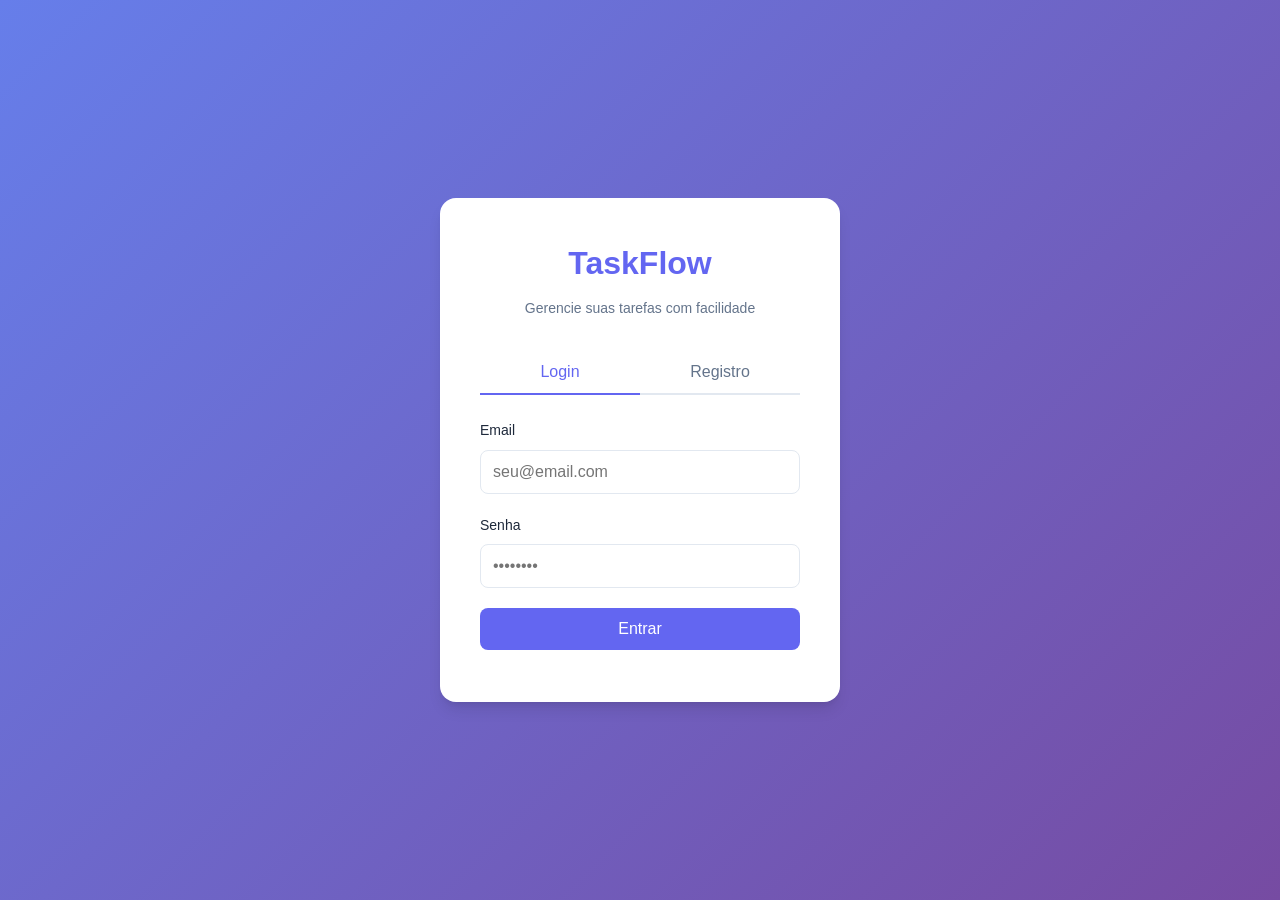
<file: src/main/resources/static/index.html>
<!DOCTYPE html>
<html lang="pt-BR">
<head>
    <meta charset="UTF-8">
    <meta name="viewport" content="width=device-width, initial-scale=1.0">
    <title>TaskFlow - Login</title>
    <link rel="stylesheet" href="style.css">
</head>
<body>
    <div class="container">
        <div class="auth-box">
            <div class="logo">
                <h1>TaskFlow</h1>
                <p>Gerencie suas tarefas com facilidade</p>
            </div>
            
            <div class="tabs">
                <button class="tab-btn active" data-tab="login">Login</button>
                <button class="tab-btn" data-tab="register">Registro</button>
            </div>

            <!-- Login Form -->
            <form id="loginForm" class="auth-form active">
                <div class="form-group">
                    <label for="loginEmail">Email</label>
                    <input type="email" id="loginEmail" name="email" required placeholder="seu@email.com">
                </div>
                <div class="form-group">
                    <label for="loginPassword">Senha</label>
                    <input type="password" id="loginPassword" name="password" required placeholder="••••••••">
                </div>
                <button type="submit" class="btn btn-primary">Entrar</button>
                <p id="loginError" class="error-message"></p>
            </form>

            <!-- Register Form -->
            <form id="registerForm" class="auth-form">
                <div class="form-group">
                    <label for="registerName">Nome</label>
                    <input type="text" id="registerName" name="name" required placeholder="Seu nome">
                </div>
                <div class="form-group">
                    <label for="registerEmail">Email</label>
                    <input type="email" id="registerEmail" name="email" required placeholder="seu@email.com">
                </div>
                <div class="form-group">
                    <label for="registerPassword">Senha</label>
                    <input type="password" id="registerPassword" name="password" required placeholder="••••••••">
                </div>
                <button type="submit" class="btn btn-primary">Criar Conta</button>
                <p id="registerError" class="error-message"></p>
            </form>
        </div>
    </div>

    <script src="script.js"></script>
</body>
</html>
</file>
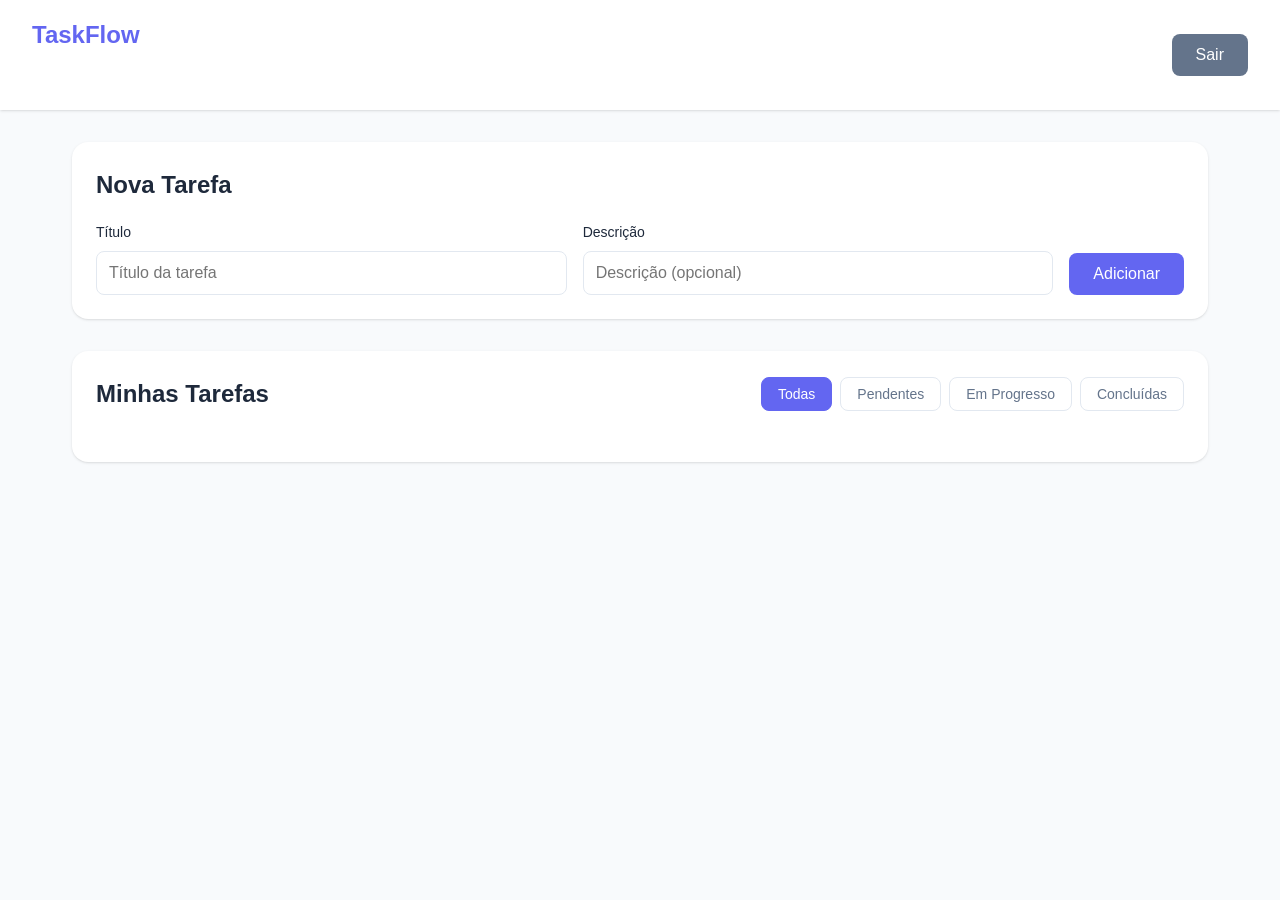
<file: src/main/resources/static/dashboard.html>
<!DOCTYPE html>
<html lang="pt-BR">
<head>
    <meta charset="UTF-8">
    <meta name="viewport" content="width=device-width, initial-scale=1.0">
    <title>TaskFlow - Dashboard</title>
    <link rel="stylesheet" href="style.css">
</head>
<body>
    <div class="dashboard-container">
        <!-- Header -->
        <header class="dashboard-header">
            <div class="logo">
                <h1>TaskFlow</h1>
            </div>
            <div class="user-info">
                <span id="userName"></span>
                <button id="logoutBtn" class="btn btn-secondary">Sair</button>
            </div>
        </header>

        <!-- Main Content -->
        <main class="dashboard-main">
            <!-- Add Task Section -->
            <section class="add-task-section">
                <h2>Nova Tarefa</h2>
                <form id="addTaskForm">
                    <div class="form-row">
                        <div class="form-group">
                            <label for="taskTitle">Título</label>
                            <input type="text" id="taskTitle" name="title" required placeholder="Título da tarefa">
                        </div>
                        <div class="form-group">
                            <label for="taskDescription">Descrição</label>
                            <input type="text" id="taskDescription" name="description" placeholder="Descrição (opcional)">
                        </div>
                        <button type="submit" class="btn btn-primary">Adicionar</button>
                    </div>
                </form>
            </section>

            <!-- Tasks List -->
            <section class="tasks-section">
                <div class="tasks-header">
                    <h2>Minhas Tarefas</h2>
                    <div class="filter-buttons">
                        <button class="filter-btn active" data-filter="all">Todas</button>
                        <button class="filter-btn" data-filter="PENDING">Pendentes</button>
                        <button class="filter-btn" data-filter="IN_PROGRESS">Em Progresso</button>
                        <button class="filter-btn" data-filter="COMPLETED">Concluídas</button>
                    </div>
                </div>
                <div id="tasksList" class="tasks-list">
                    <!-- Tasks will be loaded here -->
                </div>
                <p id="noTasks" class="no-tasks" style="display: none;">Nenhuma tarefa encontrada</p>
            </section>
        </main>
    </div>

    <!-- Edit Task Modal -->
    <div id="editModal" class="modal">
        <div class="modal-content">
            <div class="modal-header">
                <h3>Editar Tarefa</h3>
                <button class="close-modal">&times;</button>
            </div>
            <form id="editTaskForm">
                <input type="hidden" id="editTaskId">
                <div class="form-group">
                    <label for="editTitle">Título</label>
                    <input type="text" id="editTitle" name="title" required>
                </div>
                <div class="form-group">
                    <label for="editDescription">Descrição</label>
                    <input type="text" id="editDescription" name="description">
                </div>
                <div class="form-group">
                    <label for="editStatus">Status</label>
                    <select id="editStatus" name="status">
                        <option value="PENDING">Pendente</option>
                        <option value="IN_PROGRESS">Em Progresso</option>
                        <option value="COMPLETED">Concluída</option>
                    </select>
                </div>
                <div class="modal-actions">
                    <button type="button" class="btn btn-secondary close-modal-btn">Cancelar</button>
                    <button type="submit" class="btn btn-primary">Salvar</button>
                </div>
            </form>
        </div>
    </div>

    <script src="script.js"></script>
</body>
</html>
</file>
<file: src/main/resources/static/style.css>
* {
    margin: 0;
    padding: 0;
    box-sizing: border-box;
}

:root {
    --primary-color: #6366f1;
    --primary-dark: #4f46e5;
    --secondary-color: #64748b;
    --success-color: #10b981;
    --warning-color: #f59e0b;
    --danger-color: #ef4444;
    --background: #f8fafc;
    --surface: #ffffff;
    --text-primary: #1e293b;
    --text-secondary: #64748b;
    --border-color: #e2e8f0;
    --shadow: 0 1px 3px 0 rgb(0 0 0 / 0.1), 0 1px 2px -1px rgb(0 0 0 / 0.1);
    --shadow-lg: 0 10px 15px -3px rgb(0 0 0 / 0.1), 0 4px 6px -4px rgb(0 0 0 / 0.1);
}

body {
    font-family: -apple-system, BlinkMacSystemFont, 'Segoe UI', Roboto, 'Helvetica Neue', Arial, sans-serif;
    background: var(--background);
    color: var(--text-primary);
    line-height: 1.6;
}

/* Auth Page Styles */
.container {
    min-height: 100vh;
    display: flex;
    align-items: center;
    justify-content: center;
    padding: 2rem;
    background: linear-gradient(135deg, #667eea 0%, #764ba2 100%);
}

.auth-box {
    background: var(--surface);
    border-radius: 1rem;
    padding: 2.5rem;
    box-shadow: var(--shadow-lg);
    width: 100%;
    max-width: 400px;
}

.logo {
    text-align: center;
    margin-bottom: 2rem;
}

.logo h1 {
    font-size: 2rem;
    color: var(--primary-color);
    margin-bottom: 0.5rem;
}

.logo p {
    color: var(--text-secondary);
    font-size: 0.875rem;
}

.tabs {
    display: flex;
    margin-bottom: 1.5rem;
    border-bottom: 2px solid var(--border-color);
}

.tab-btn {
    flex: 1;
    padding: 0.75rem;
    background: none;
    border: none;
    cursor: pointer;
    font-size: 1rem;
    color: var(--text-secondary);
    font-weight: 500;
    transition: all 0.2s;
}

.tab-btn.active {
    color: var(--primary-color);
    border-bottom: 2px solid var(--primary-color);
    margin-bottom: -2px;
}

.auth-form {
    display: none;
}

.auth-form.active {
    display: block;
}

.form-group {
    margin-bottom: 1.25rem;
}

.form-group label {
    display: block;
    margin-bottom: 0.5rem;
    font-weight: 500;
    color: var(--text-primary);
    font-size: 0.875rem;
}

.form-group input,
.form-group select {
    width: 100%;
    padding: 0.75rem;
    border: 1px solid var(--border-color);
    border-radius: 0.5rem;
    font-size: 1rem;
    transition: border-color 0.2s;
}

.form-group input:focus,
.form-group select:focus {
    outline: none;
    border-color: var(--primary-color);
    box-shadow: 0 0 0 3px rgba(99, 102, 241, 0.1);
}

.btn {
    padding: 0.75rem 1.5rem;
    border: none;
    border-radius: 0.5rem;
    font-size: 1rem;
    font-weight: 500;
    cursor: pointer;
    transition: all 0.2s;
    width: 100%;
}

.btn-primary {
    background: var(--primary-color);
    color: white;
}

.btn-primary:hover {
    background: var(--primary-dark);
}

.btn-secondary {
    background: var(--secondary-color);
    color: white;
}

.btn-secondary:hover {
    background: #475569;
}

.btn-danger {
    background: var(--danger-color);
    color: white;
}

.btn-danger:hover {
    background: #dc2626;
}

.btn-sm {
    padding: 0.5rem 1rem;
    font-size: 0.875rem;
    width: auto;
}

.error-message {
    color: var(--danger-color);
    font-size: 0.875rem;
    margin-top: 0.75rem;
    text-align: center;
}

/* Dashboard Styles */
.dashboard-container {
    min-height: 100vh;
    background: var(--background);
}

.dashboard-header {
    background: var(--surface);
    padding: 1rem 2rem;
    box-shadow: var(--shadow);
    display: flex;
    justify-content: space-between;
    align-items: center;
}

.dashboard-header .logo h1 {
    font-size: 1.5rem;
    color: var(--primary-color);
}

.user-info {
    display: flex;
    align-items: center;
    gap: 1rem;
}

.user-info span {
    color: var(--text-secondary);
    font-size: 0.875rem;
}

.dashboard-main {
    max-width: 1200px;
    margin: 2rem auto;
    padding: 0 2rem;
}

.add-task-section {
    background: var(--surface);
    border-radius: 1rem;
    padding: 1.5rem;
    box-shadow: var(--shadow);
    margin-bottom: 2rem;
}

.add-task-section h2 {
    margin-bottom: 1rem;
    color: var(--text-primary);
}

.form-row {
    display: flex;
    gap: 1rem;
    align-items: flex-end;
}

.form-row .form-group {
    flex: 1;
    margin-bottom: 0;
}

.form-row .btn {
    width: auto;
    white-space: nowrap;
}

.tasks-section {
    background: var(--surface);
    border-radius: 1rem;
    padding: 1.5rem;
    box-shadow: var(--shadow);
}

.tasks-header {
    display: flex;
    justify-content: space-between;
    align-items: center;
    margin-bottom: 1.5rem;
    flex-wrap: wrap;
    gap: 1rem;
}

.tasks-header h2 {
    color: var(--text-primary);
}

.filter-buttons {
    display: flex;
    gap: 0.5rem;
}

.filter-btn {
    padding: 0.5rem 1rem;
    border: 1px solid var(--border-color);
    background: var(--surface);
    border-radius: 0.5rem;
    cursor: pointer;
    font-size: 0.875rem;
    color: var(--text-secondary);
    transition: all 0.2s;
}

.filter-btn:hover {
    background: var(--background);
}

.filter-btn.active {
    background: var(--primary-color);
    color: white;
    border-color: var(--primary-color);
}

.tasks-list {
    display: grid;
    gap: 1rem;
}

.task-card {
    background: var(--surface);
    border: 1px solid var(--border-color);
    border-radius: 0.75rem;
    padding: 1.25rem;
    display: flex;
    justify-content: space-between;
    align-items: center;
    transition: all 0.2s;
}

.task-card:hover {
    box-shadow: var(--shadow);
    border-color: var(--primary-color);
}

.task-info {
    flex: 1;
}

.task-title {
    font-weight: 600;
    color: var(--text-primary);
    margin-bottom: 0.25rem;
}

.task-description {
    color: var(--text-secondary);
    font-size: 0.875rem;
    margin-bottom: 0.5rem;
}

.task-meta {
    display: flex;
    gap: 1rem;
    font-size: 0.75rem;
    color: var(--text-secondary);
}

.task-status {
    padding: 0.25rem 0.75rem;
    border-radius: 1rem;
    font-size: 0.75rem;
    font-weight: 500;
}

.status-PENDING {
    background: #fef3c7;
    color: #92400e;
}

.status-IN_PROGRESS {
    background: #dbeafe;
    color: #1e40af;
}

.status-COMPLETED {
    background: #d1fae5;
    color: #065f46;
}

.task-actions {
    display: flex;
    gap: 0.5rem;
}

.no-tasks {
    text-align: center;
    color: var(--text-secondary);
    padding: 2rem;
}

/* Modal Styles */
.modal {
    display: none;
    position: fixed;
    top: 0;
    left: 0;
    width: 100%;
    height: 100%;
    background: rgba(0, 0, 0, 0.5);
    z-index: 1000;
    align-items: center;
    justify-content: center;
}

.modal.active {
    display: flex;
}

.modal-content {
    background: var(--surface);
    border-radius: 1rem;
    padding: 2rem;
    width: 100%;
    max-width: 500px;
    box-shadow: var(--shadow-lg);
}

.modal-header {
    display: flex;
    justify-content: space-between;
    align-items: center;
    margin-bottom: 1.5rem;
}

.modal-header h3 {
    color: var(--text-primary);
}

.close-modal {
    background: none;
    border: none;
    font-size: 1.5rem;
    cursor: pointer;
    color: var(--text-secondary);
}

.modal-actions {
    display: flex;
    gap: 1rem;
    justify-content: flex-end;
    margin-top: 1.5rem;
}

.modal-actions .btn {
    width: auto;
}

/* Responsive */
@media (max-width: 768px) {
    .container {
        padding: 1rem;
    }

    .auth-box {
        padding: 1.5rem;
    }

    .dashboard-header {
        padding: 1rem;
    }

    .dashboard-main {
        padding: 0 1rem;
        margin: 1rem auto;
    }

    .form-row {
        flex-direction: column;
    }

    .form-row .btn {
        width: 100%;
    }

    .tasks-header {
        flex-direction: column;
        align-items: flex-start;
    }

    .filter-buttons {
        flex-wrap: wrap;
    }

    .task-card {
        flex-direction: column;
        align-items: flex-start;
        gap: 1rem;
    }

    .task-actions {
        width: 100%;
        justify-content: flex-end;
    }
}

/* Server Status Toast (Cold Start UX) */
.server-toast {
    position: fixed;
    top: 1.25rem;
    right: 1.25rem;
    z-index: 1100;
    display: flex;
    align-items: center;
    gap: 0.75rem;
    max-width: 400px;
    padding: 0.875rem 1.125rem;
    background: var(--surface);
    color: var(--text-primary);
    border: 1px solid var(--border-color);
    border-left: 4px solid var(--primary-color);
    border-radius: 0.75rem;
    box-shadow: var(--shadow-lg);
    font-size: 0.875rem;
    line-height: 1.45;
    opacity: 0;
    transform: translateY(-0.75rem);
    pointer-events: none;
    transition: opacity 0.25s ease, transform 0.25s ease, border-color 0.25s ease;
}

.server-toast.visible {
    opacity: 1;
    transform: translateY(0);
    pointer-events: auto;
}

.server-toast.connected {
    border-left-color: var(--success-color);
}

.server-toast-spinner {
    width: 1.125rem;
    height: 1.125rem;
    flex-shrink: 0;
    border: 2.5px solid var(--border-color);
    border-top-color: var(--primary-color);
    border-radius: 50%;
    animation: server-toast-spin 0.8s linear infinite;
}

.server-toast.connected .server-toast-spinner {
    display: none;
}

.server-toast-message {
    flex: 1;
}

@keyframes server-toast-spin {
    to {
        transform: rotate(360deg);
    }
}

@media (max-width: 768px) {
    .server-toast {
        top: 0.75rem;
        left: 0.75rem;
        right: 0.75rem;
        max-width: none;
    }
}
</file>
